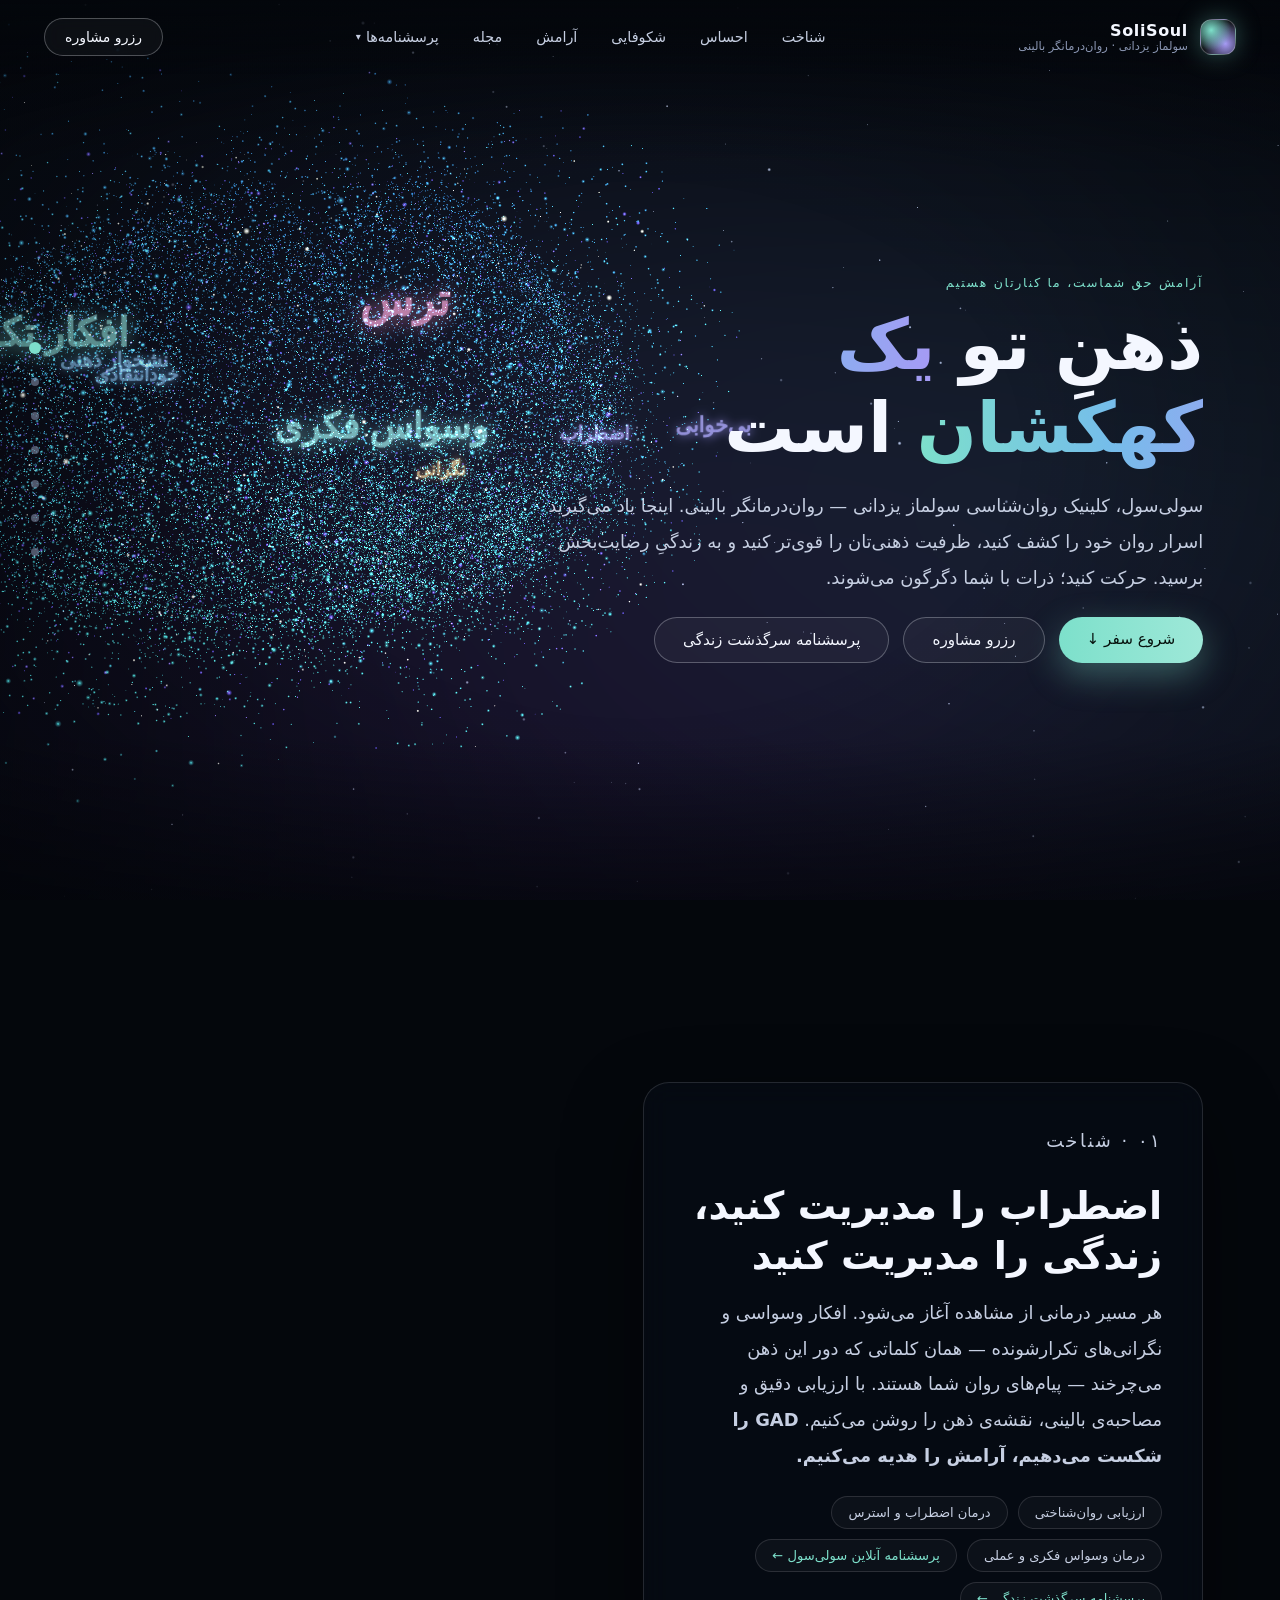
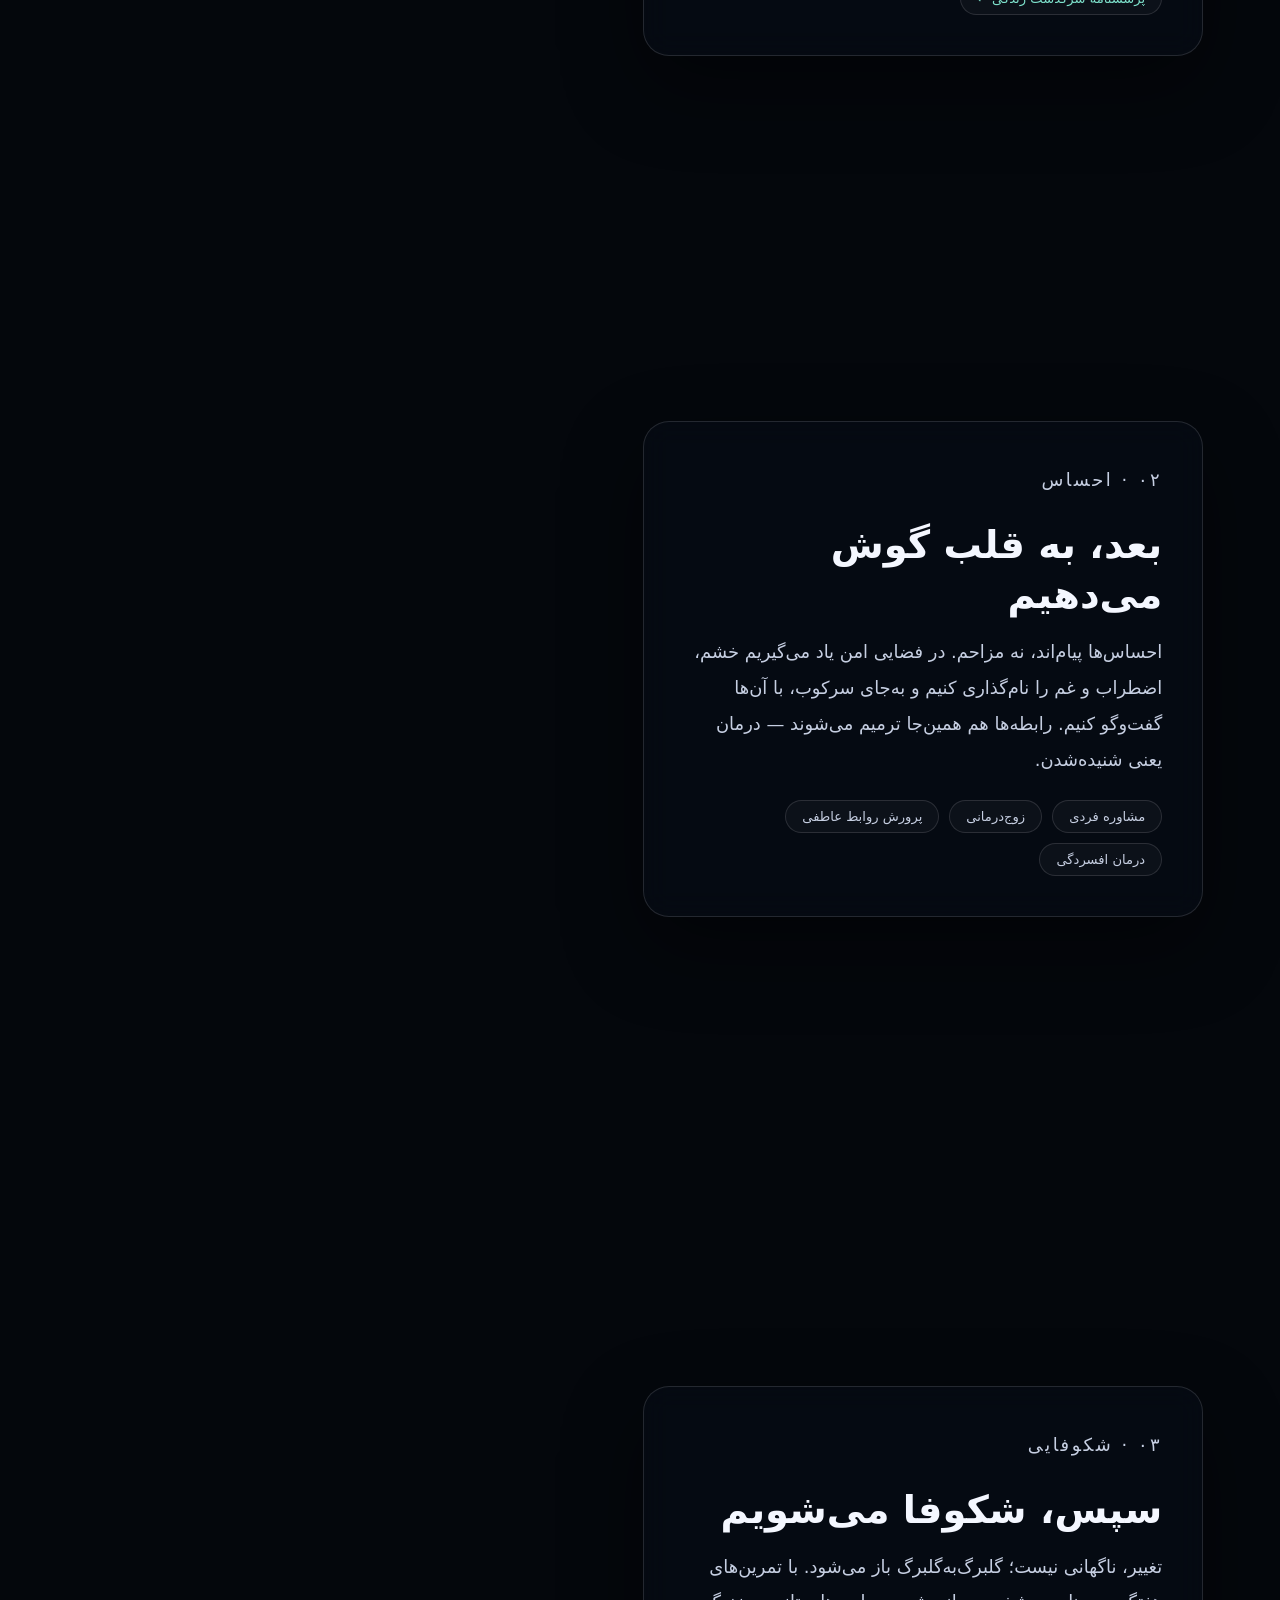
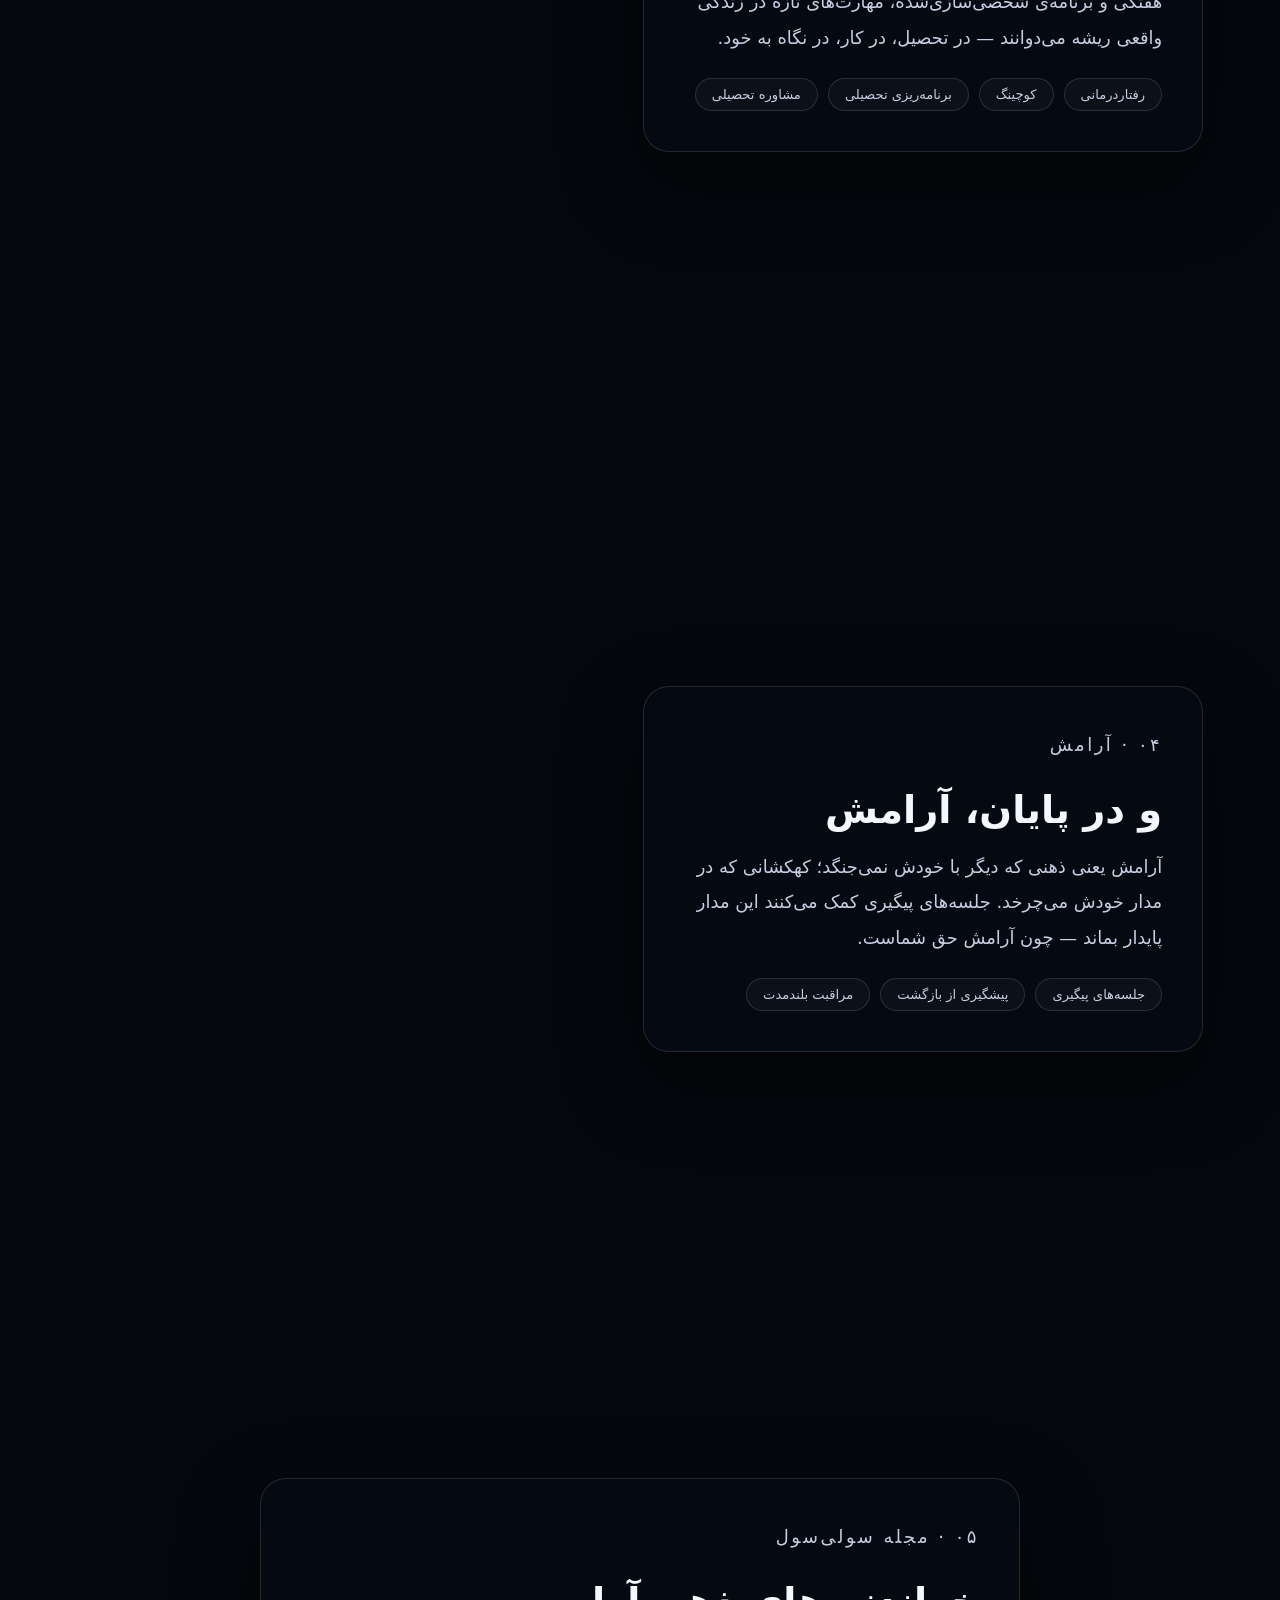
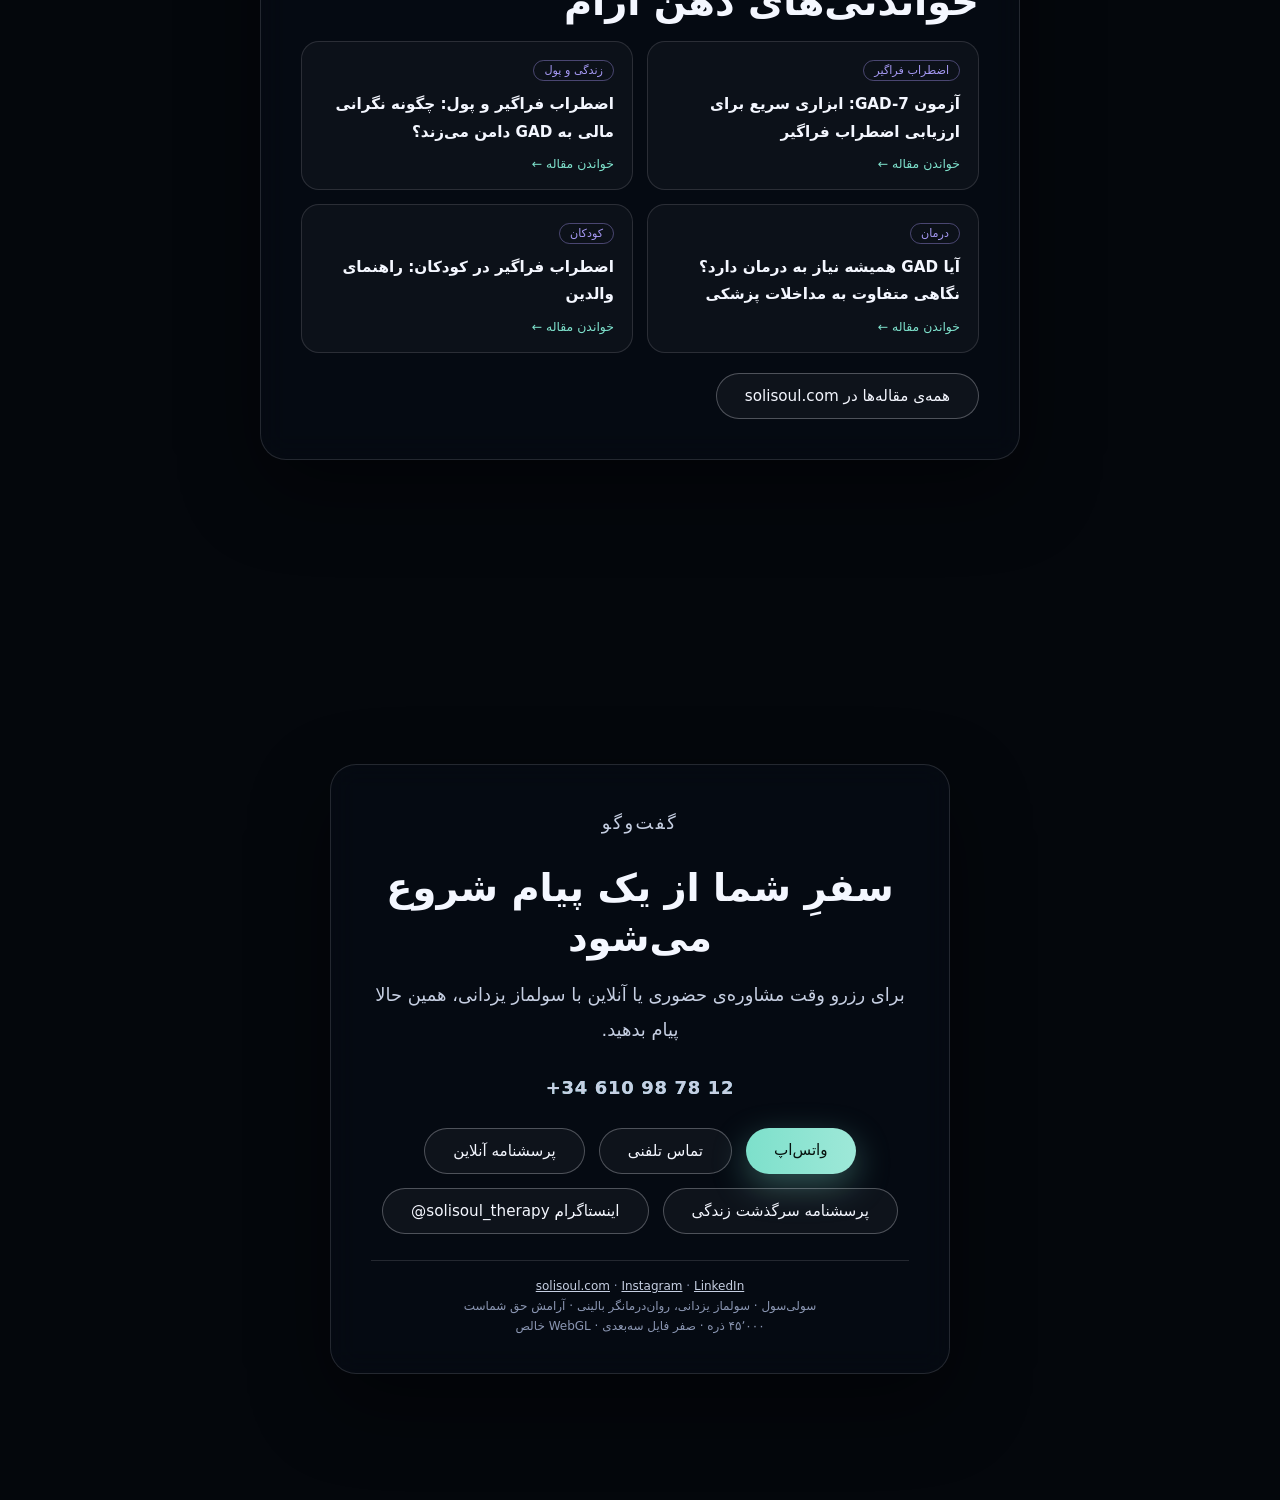
<file: index.html>
<!doctype html>
<html lang="fa" dir="rtl">
  <head>
    <meta charset="utf-8" />
    <meta name="viewport" content="width=device-width, initial-scale=1" />
    <meta name="theme-color" content="#04070c" />
    <title>سولی‌سول | سولماز یزدانی · روان‌درمانگر بالینی</title>
    <meta
      name="description"
      content="سولی‌سول — کلینیک روان‌شناسی سولماز یزدانی. درمان اضطراب فراگیر (GAD)، وسواس فکری و عملی، زوج‌درمانی و کوچینگ. آرامش حق شماست، ما کنارتان هستیم."
    />
    <link rel="stylesheet" href="./claude/styles.css?v=4" />
    <!-- bundle.min.js = script.js + three.js, built with:
         npx esbuild claude/script.js --bundle --minify --format=esm
           --alias:three=./vendor/three/three.module.js
           --outfile=claude/bundle.min.js
         (edit script.js, then rebuild) -->
    <link rel="modulepreload" href="./claude/bundle.min.js?v=5" />
  </head>
  <body>
    <a class="skip-link" href="#main-content">رفتن به محتوای اصلی</a>

    <div id="loader" class="loader" aria-hidden="true">
      <div class="loader-core">
        <span class="loader-ring"></span>
        <p class="loader-word">در حال بافتن ذرات ذهن…</p>
        <p class="loader-pct"><span id="loader-num">0</span>٪</p>
      </div>
    </div>

    <canvas id="scene" class="scene-canvas" aria-hidden="true"></canvas>
    <div class="vignette" aria-hidden="true"></div>

    <header class="site-header">
      <a class="brand" href="#top" aria-label="سولی‌سول">
        <span class="brand-mark" aria-hidden="true"></span>
        <span class="brand-copy">
          <strong>SoliSoul</strong>
          <small>سولماز یزدانی · روان‌درمانگر بالینی</small>
        </span>
      </a>
      <nav class="site-nav" aria-label="ناوبری">
        <a href="#mind">شناخت</a>
        <a href="#heart">احساس</a>
        <a href="#bloom">شکوفایی</a>
        <a href="#calm">آرامش</a>
        <a href="#blog">مجله</a>
        <div class="nav-dd">
          <button class="nav-dd-btn" type="button" aria-haspopup="true" aria-expanded="false">پرسشنامه‌ها <span aria-hidden="true">▾</span></button>
          <div class="nav-dd-menu">
            <a href="./claude/survey.html">پرسشنامه بالینی</a>
            <a href="./claude/survey-lifehistory.html">سرگذشت زندگی</a>
          </div>
        </div>
      </nav>
      <a class="header-action" href="#contact">رزرو مشاوره</a>
    </header>

    <nav class="shape-dots" aria-label="مراحل سفر">
      <a href="#top" data-dot="0" class="is-active" aria-label="آغاز"><i></i><em>آغاز</em></a>
      <a href="#mind" data-dot="1" aria-label="شناخت"><i></i><em>شناخت</em></a>
      <a href="#heart" data-dot="2" aria-label="احساس"><i></i><em>احساس</em></a>
      <a href="#bloom" data-dot="3" aria-label="شکوفایی"><i></i><em>شکوفایی</em></a>
      <a href="#calm" data-dot="4" aria-label="آرامش"><i></i><em>آرامش</em></a>
      <a href="#blog" data-dot="5" aria-label="مجله"><i></i><em>مجله</em></a>
      <a href="#contact" data-dot="6" aria-label="گفت‌وگو"><i></i><em>گفت‌وگو</em></a>
    </nav>

    <main id="main-content">
      <!-- ۰ · آغاز -->
      <section class="panel panel-hero" id="top" data-shape="brain" data-index="0">
        <div class="panel-inner">
          <p class="kicker">آرامش حق شماست، ما کنارتان هستیم</p>
          <h1>
            ذهنِ تو
            <span class="grad">یک کهکشان</span>
            است
          </h1>
          <p class="lede">
            سولی‌سول، کلینیک روان‌شناسی سولماز یزدانی — روان‌درمانگر بالینی. اینجا یاد می‌گیرید
            اسرار روان خود را کشف کنید، ظرفیت ذهنی‌تان را قوی‌تر کنید و به زندگیِ رضایت‌بخش
            برسید. حرکت کنید؛ ذرات با شما دگرگون می‌شوند.
          </p>
          <div class="hero-actions">
            <a class="btn btn-solid" href="#mind">شروع سفر ↓</a>
            <a class="btn btn-ghost" href="#contact">رزرو مشاوره</a>
            <a class="btn btn-ghost" href="./claude/survey-lifehistory.html">پرسشنامه سرگذشت زندگی</a>
          </div>
        </div>
      </section>

      <!-- ۱ · شناخت -->
      <section class="panel" id="mind" data-shape="brain" data-index="1">
        <div class="panel-inner card">
          <p class="kicker">۰۱ · شناخت</p>
          <h2>اضطراب را مدیریت کنید، زندگی را مدیریت کنید</h2>
          <p>
            هر مسیر درمانی از مشاهده آغاز می‌شود. افکار وسواسی و نگرانی‌های تکرارشونده — همان
            کلماتی که دور این ذهن می‌چرخند — پیام‌های روان شما هستند. با ارزیابی دقیق و مصاحبه‌ی
            بالینی، نقشه‌ی ذهن را روشن می‌کنیم. <strong>GAD را شکست می‌دهیم، آرامش را هدیه می‌کنیم.</strong>
          </p>
          <ul class="chips">
            <li>ارزیابی روان‌شناختی</li>
            <li>درمان اضطراب و استرس</li>
            <li>درمان وسواس فکری و عملی</li>
            <li><a href="./claude/survey.html">پرسشنامه آنلاین سولی‌سول ←</a></li>
            <li><a href="./claude/survey-lifehistory.html">پرسشنامه سرگذشت زندگی ←</a></li>
          </ul>
        </div>
      </section>

      <!-- ۲ · احساس -->
      <section class="panel" id="heart" data-shape="heart" data-index="2">
        <div class="panel-inner card">
          <p class="kicker">۰۲ · احساس</p>
          <h2>بعد، به قلب گوش می‌دهیم</h2>
          <p>
            احساس‌ها پیام‌اند، نه مزاحم. در فضایی امن یاد می‌گیریم خشم، اضطراب و غم را نام‌گذاری
            کنیم و به‌جای سرکوب، با آن‌ها گفت‌وگو کنیم. رابطه‌ها هم همین‌جا ترمیم می‌شوند —
            درمان یعنی شنیده‌شدن.
          </p>
          <ul class="chips">
            <li>مشاوره فردی</li>
            <li>زوج‌درمانی</li>
            <li>پرورش روابط عاطفی</li>
            <li>درمان افسردگی</li>
          </ul>
        </div>
      </section>

      <!-- ۳ · شکوفایی -->
      <section class="panel" id="bloom" data-shape="lotus" data-index="3">
        <div class="panel-inner card">
          <p class="kicker">۰۳ · شکوفایی</p>
          <h2>سپس، شکوفا می‌شویم</h2>
          <p>
            تغییر، ناگهانی نیست؛ گلبرگ‌به‌گلبرگ باز می‌شود. با تمرین‌های هفتگی و برنامه‌ی
            شخصی‌سازی‌شده، مهارت‌های تازه در زندگی واقعی ریشه می‌دوانند — در تحصیل، در کار،
            در نگاه به خود.
          </p>
          <ul class="chips">
            <li>رفتاردرمانی</li>
            <li>کوچینگ</li>
            <li>برنامه‌ریزی تحصیلی</li>
            <li>مشاوره تحصیلی</li>
          </ul>
        </div>
      </section>

      <!-- ۴ · آرامش -->
      <section class="panel" id="calm" data-shape="galaxy" data-index="4">
        <div class="panel-inner card">
          <p class="kicker">۰۴ · آرامش</p>
          <h2>و در پایان، آرامش</h2>
          <p>
            آرامش یعنی ذهنی که دیگر با خودش نمی‌جنگد؛ کهکشانی که در مدار خودش می‌چرخد.
            جلسه‌های پیگیری کمک می‌کنند این مدار پایدار بماند — چون آرامش حق شماست.
          </p>
          <ul class="chips">
            <li>جلسه‌های پیگیری</li>
            <li>پیشگیری از بازگشت</li>
            <li>مراقبت بلندمدت</li>
          </ul>
        </div>
      </section>

      <!-- ۵ · مجله -->
      <section class="panel panel-blog" id="blog" data-shape="galaxy" data-index="5">
        <div class="panel-inner card card-blog">
          <p class="kicker">۰۵ · مجله سولی‌سول</p>
          <h2>خواندنی‌های ذهن آرام</h2>
          <div class="blog-grid">
            <a
              class="blog-card"
              target="_blank"
              rel="noopener"
              href="https://solisoul.com/2024/12/%d8%a2%d8%b2%d9%85%d9%88%d9%86-gad-7-%d8%a7%d8%a8%d8%b2%d8%a7%d8%b1%db%8c-%d8%b3%d8%b1%db%8c%d8%b9-%d8%a8%d8%b1%d8%a7%db%8c-%d8%a7%d8%b1%d8%b2%db%8c%d8%a7%d8%a8%db%8c-%d8%a7%d8%b6%d8%b7%d8%b1%d8%a7/"
            >
              <span class="blog-tag">اضطراب فراگیر</span>
              <h3>آزمون GAD-7: ابزاری سریع برای ارزیابی اضطراب فراگیر</h3>
              <span class="blog-more">خواندن مقاله ←</span>
            </a>
            <a
              class="blog-card"
              target="_blank"
              rel="noopener"
              href="https://solisoul.com/2024/12/%d8%a7%d8%b6%d8%b7%d8%b1%d8%a7%d8%a8-%d9%81%d8%b1%d8%a7%da%af%db%8c%d8%b1-%d9%88-%d9%be%d9%88%d9%84-%da%86%da%af%d9%88%d9%86%d9%87-%d9%86%da%af%d8%b1%d8%a7%d9%86%db%8c-%d9%85%d8%a7%d9%84%db%8c-%d8%a8/"
            >
              <span class="blog-tag">زندگی و پول</span>
              <h3>اضطراب فراگیر و پول: چگونه نگرانی مالی به GAD دامن می‌زند؟</h3>
              <span class="blog-more">خواندن مقاله ←</span>
            </a>
            <a
              class="blog-card"
              target="_blank"
              rel="noopener"
              href="https://solisoul.com/2024/12/%d8%a2%db%8c%d8%a7-gad-%d9%87%d9%85%db%8c%d8%b4%d9%87-%d9%86%db%8c%d8%a7%d8%b2-%d8%a8%d9%87-%d8%af%d8%b1%d9%85%d8%a7%d9%86-%d8%af%d8%a7%d8%b1%d8%af%d8%9f-%d9%86%da%af%d8%a7%d9%87-%d9%85%d8%aa%d9%81/"
            >
              <span class="blog-tag">درمان</span>
              <h3>آیا GAD همیشه نیاز به درمان دارد؟ نگاهی متفاوت به مداخلات پزشکی</h3>
              <span class="blog-more">خواندن مقاله ←</span>
            </a>
            <a
              class="blog-card"
              target="_blank"
              rel="noopener"
              href="https://solisoul.com/2024/12/%d8%a7%d8%b6%d8%b7%d8%b1%d8%a7%d8%a8-%d9%81%d8%b1%d8%a7%da%af%db%8c%d8%b1-%d8%af%d8%b1-%da%a9%d9%88%d8%af%da%a9%d8%a7%d9%86-%d8%b1%d8%a7%d9%87%d9%86%d9%85%d8%a7%db%8c-%d9%88%d8%a7%d9%84%d8%af%db%8c/"
            >
              <span class="blog-tag">کودکان</span>
              <h3>اضطراب فراگیر در کودکان: راهنمای والدین</h3>
              <span class="blog-more">خواندن مقاله ←</span>
            </a>
          </div>
          <a
            class="btn btn-ghost blog-all"
            href="https://solisoul.com/%d9%85%d8%ac%d9%84%d9%87-%d8%ae%d8%a8%d8%b1%db%8c/"
            target="_blank"
            rel="noopener"
            >همه‌ی مقاله‌ها در solisoul.com</a
          >
        </div>
      </section>

      <!-- ۶ · تماس -->
      <section class="panel panel-contact" id="contact" data-shape="galaxy" data-index="6">
        <div class="panel-inner card card-contact">
          <p class="kicker">گفت‌وگو</p>
          <h2>سفرِ شما از یک پیام شروع می‌شود</h2>
          <p>
            برای رزرو وقت مشاوره‌ی حضوری یا آنلاین با سولماز یزدانی، همین حالا پیام بدهید.
          </p>
          <p class="contact-phone" dir="ltr">+34 610 98 78 12</p>
          <div class="hero-actions">
            <a class="btn btn-solid" href="https://wa.me/34610987812" target="_blank" rel="noopener">واتس‌اپ</a>
            <a class="btn btn-ghost" href="tel:+34610987812">تماس تلفنی</a>
            <a class="btn btn-ghost" href="./claude/survey.html">پرسشنامه آنلاین</a>
            <a class="btn btn-ghost" href="./claude/survey-lifehistory.html">پرسشنامه سرگذشت زندگی</a>
            <a class="btn btn-ghost" href="https://instagram.com/solisoul_therapy" target="_blank" rel="noopener">
              اینستاگرام <span dir="ltr">@solisoul_therapy</span>
            </a>
          </div>
          <footer class="foot">
            <span>
              <a href="https://solisoul.com" target="_blank" rel="noopener">solisoul.com</a>
              ·
              <a href="https://instagram.com/solisoul_therapy" target="_blank" rel="noopener">Instagram</a>
              ·
              <a href="https://www.linkedin.com/in/solmaz-yazdani-0b8315322" target="_blank" rel="noopener">LinkedIn</a>
            </span>
            <span>سولی‌سول · سولماز یزدانی، روان‌درمانگر بالینی · آرامش حق شماست</span>
            <span>۴۵٬۰۰۰ ذره · صفر فایل سه‌بعدی · WebGL خالص</span>
          </footer>
        </div>
      </section>
    </main>

    <div class="fallback" id="webgl-fallback" hidden>
      <p>مرورگر شما WebGL را پشتیبانی نمی‌کند؛ اما محتوای صفحه همچنان در دسترس است.</p>
    </div>

    <script type="module" src="./claude/bundle.min.js?v=5"></script>
  </body>
</html>
</file>
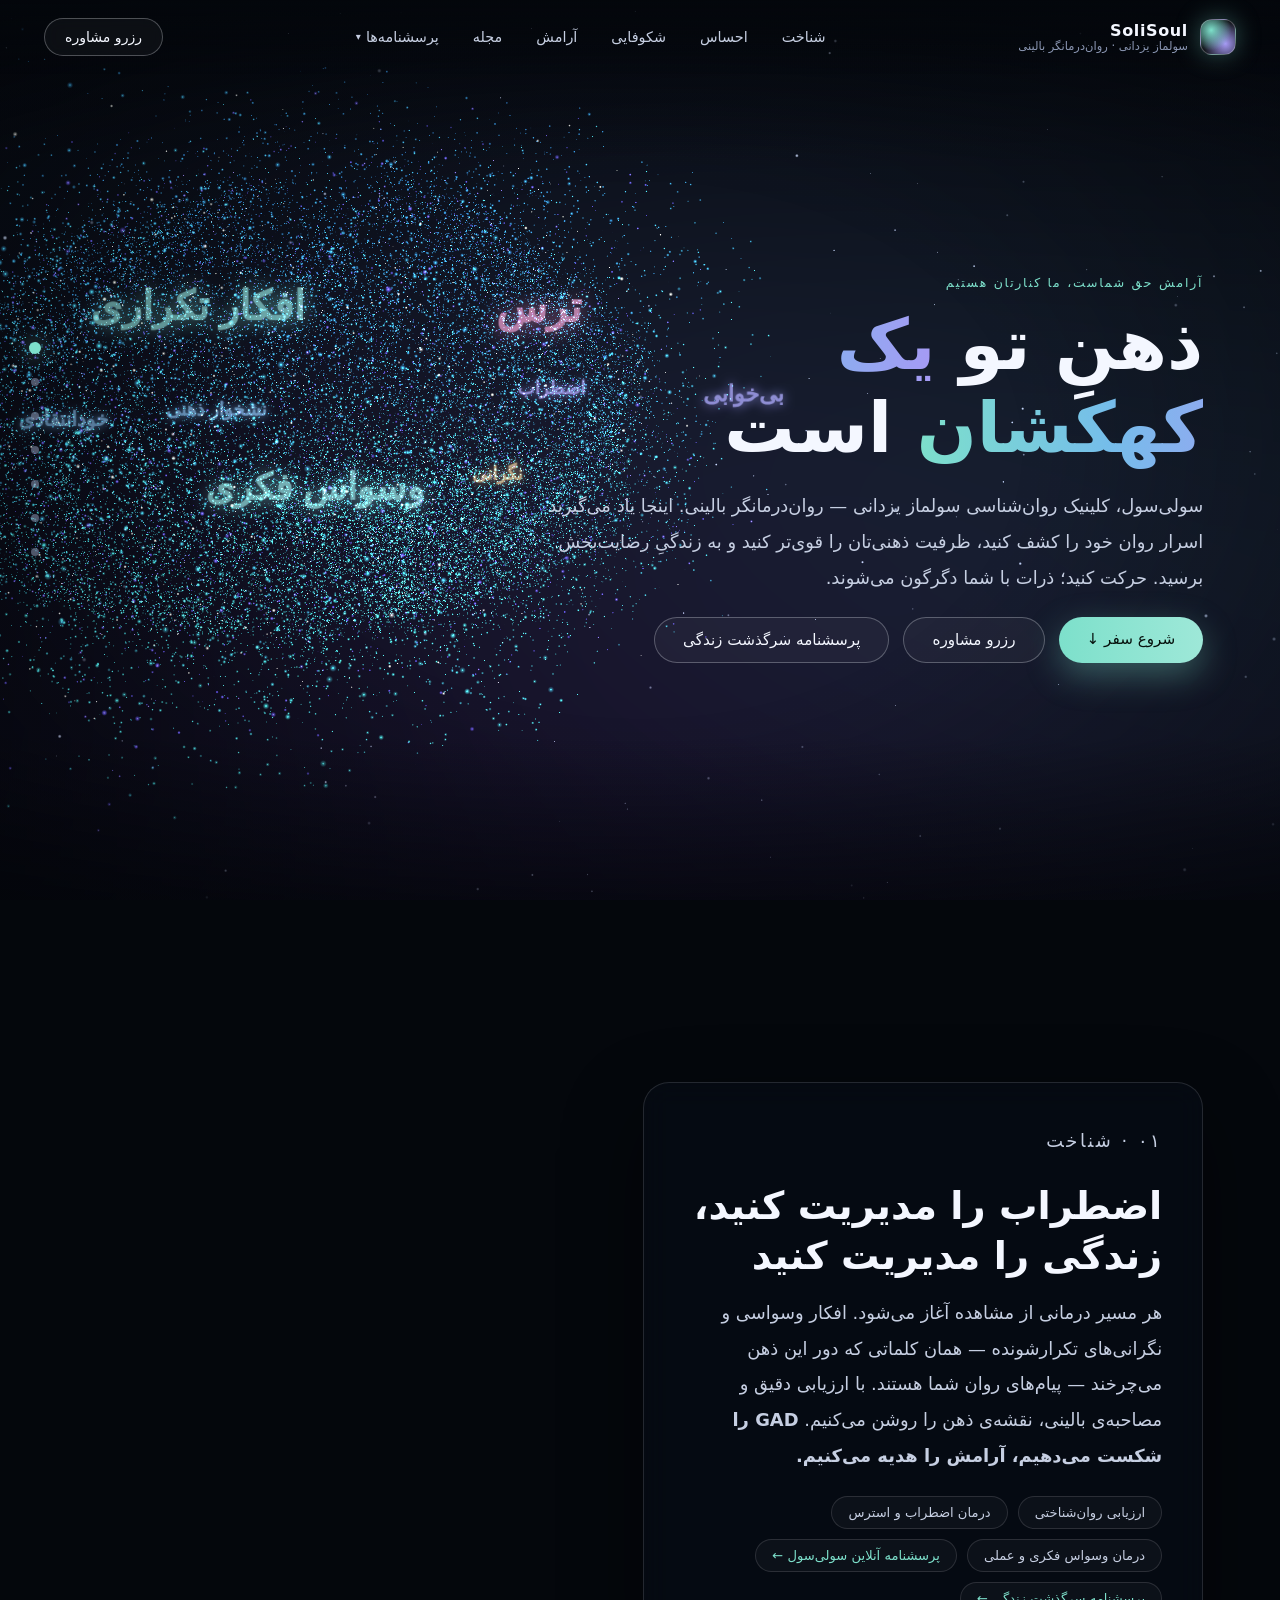
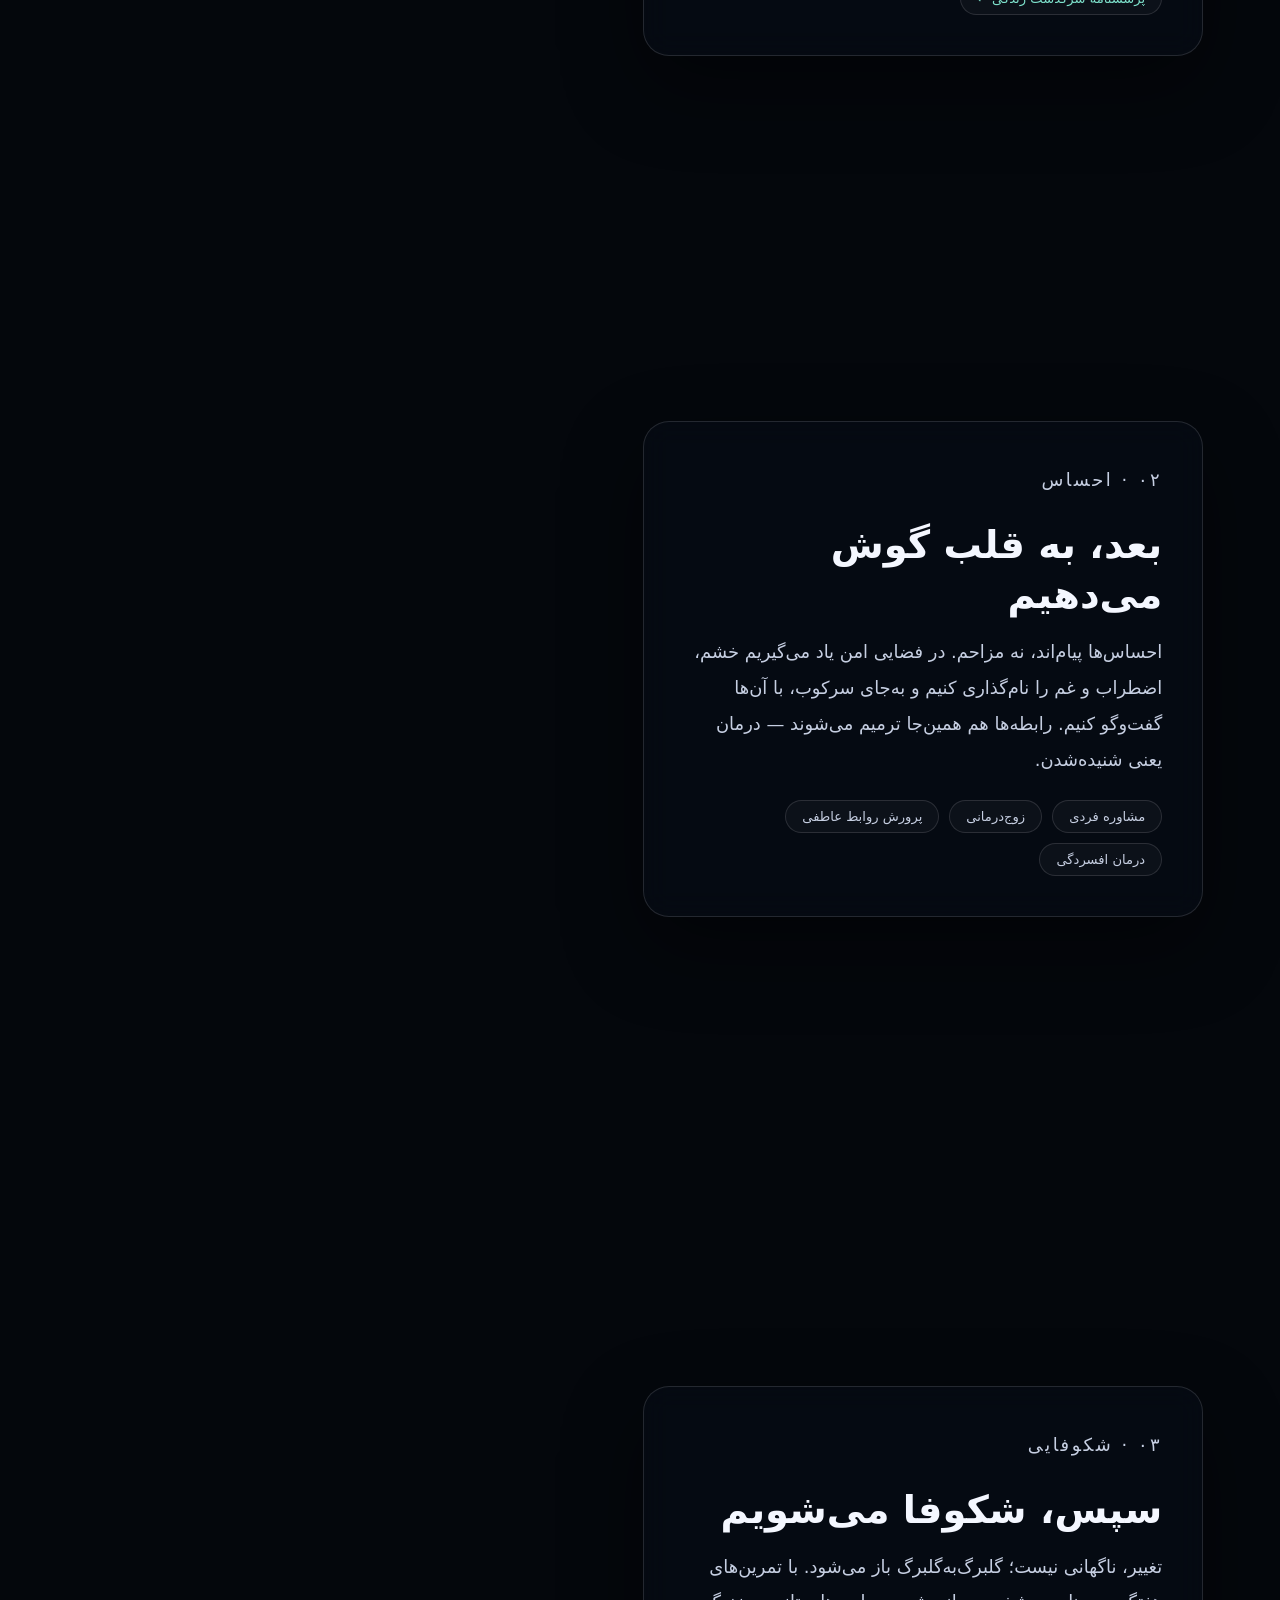
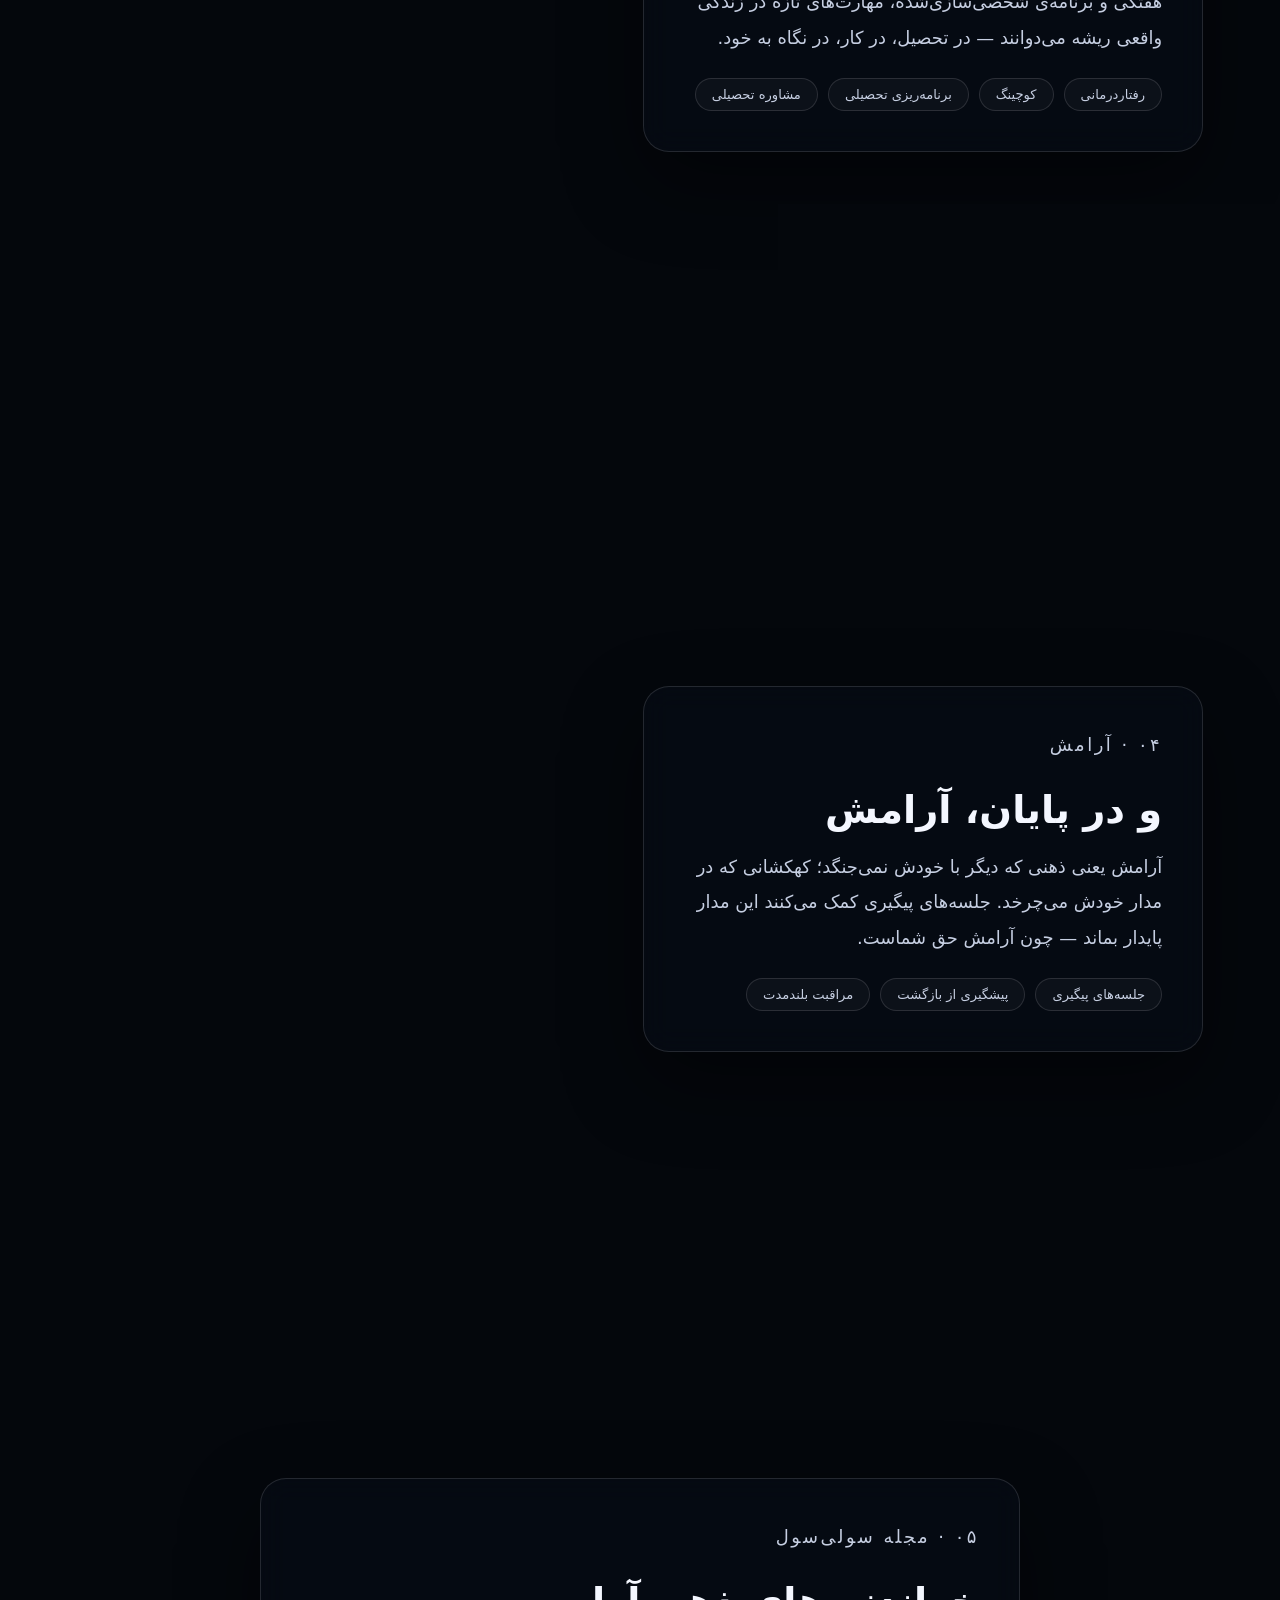
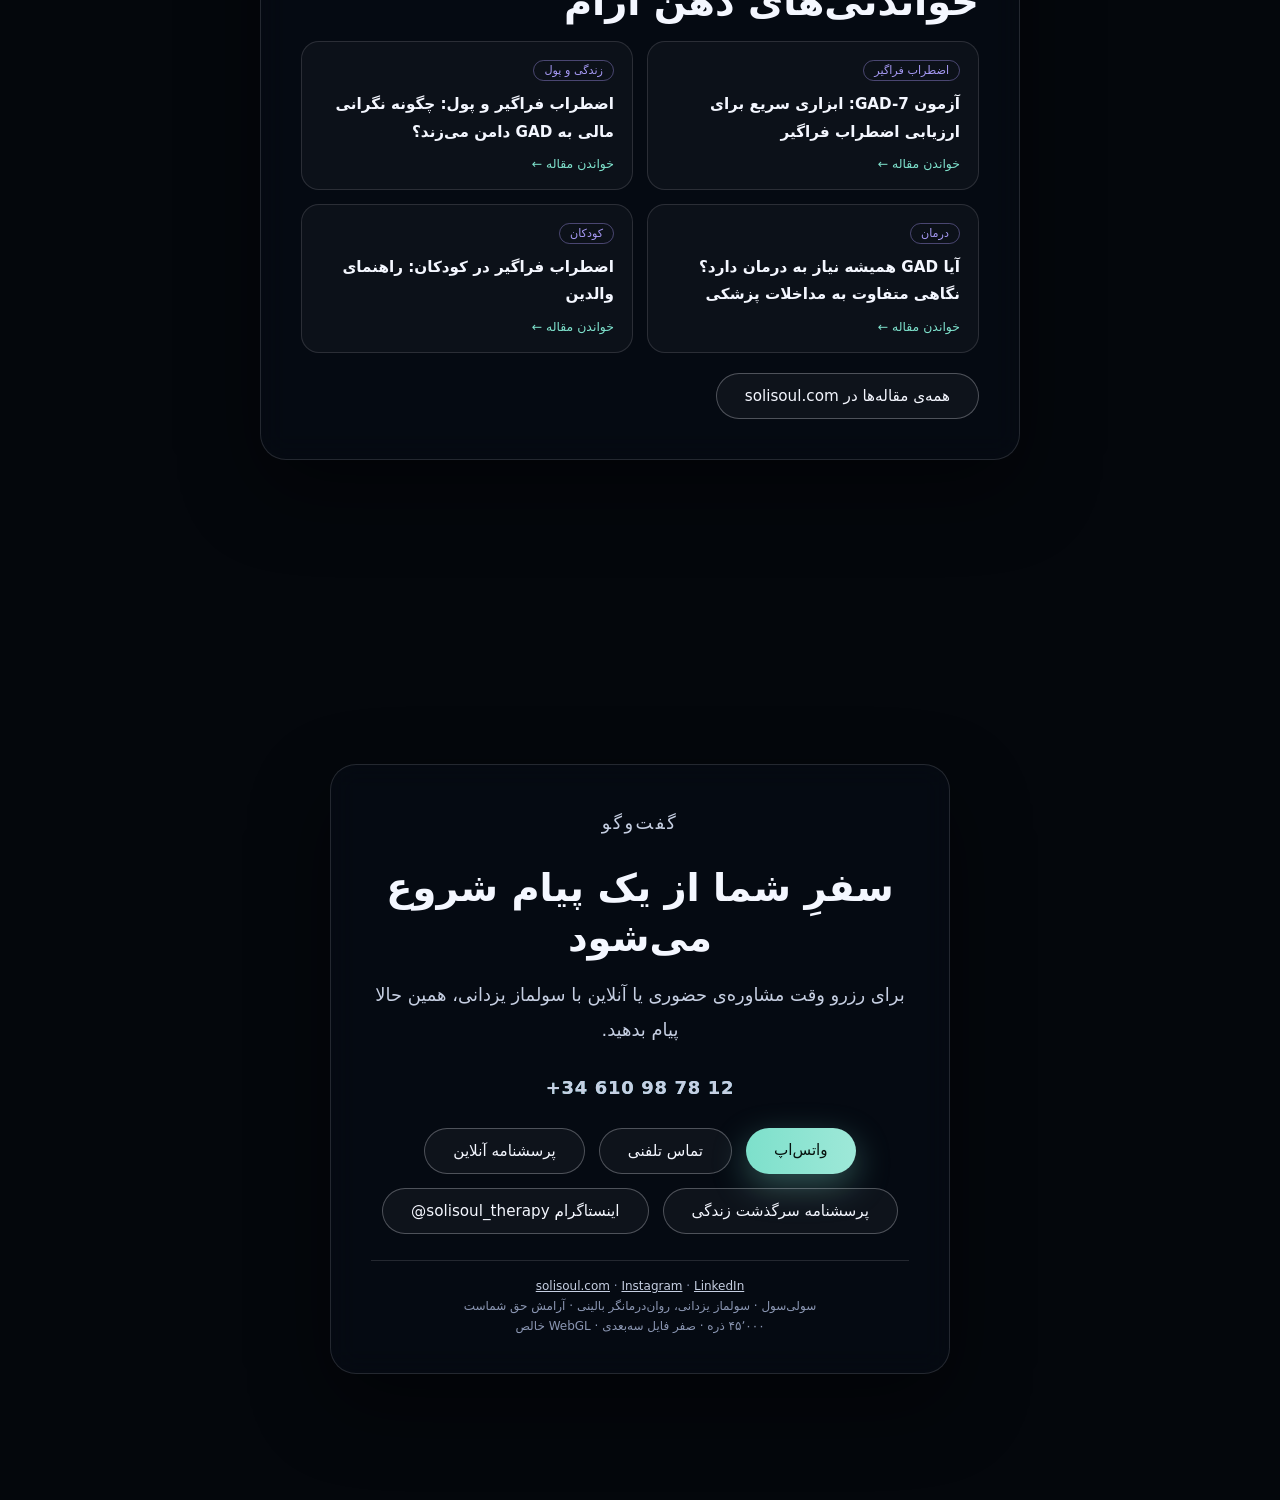
<file: claude/index.html>
<!doctype html>
<html lang="fa" dir="rtl">
  <head>
    <meta charset="utf-8" />
    <meta name="viewport" content="width=device-width, initial-scale=1" />
    <meta name="theme-color" content="#04070c" />
    <title>سولی‌سول | سولماز یزدانی · روان‌درمانگر بالینی</title>
    <meta
      name="description"
      content="سولی‌سول — کلینیک روان‌شناسی سولماز یزدانی. درمان اضطراب فراگیر (GAD)، وسواس فکری و عملی، زوج‌درمانی و کوچینگ. آرامش حق شماست، ما کنارتان هستیم."
    />
    <link rel="stylesheet" href="./styles.css?v=4" />
    <!-- bundle.min.js = script.js + three.js, built with:
         npx esbuild claude/script.js --bundle --minify --format=esm
           --alias:three=./vendor/three/three.module.js
           --outfile=claude/bundle.min.js
         (edit script.js, then rebuild) -->
    <link rel="modulepreload" href="./bundle.min.js?v=5" />
  </head>
  <body>
    <a class="skip-link" href="#main-content">رفتن به محتوای اصلی</a>

    <div id="loader" class="loader" aria-hidden="true">
      <div class="loader-core">
        <span class="loader-ring"></span>
        <p class="loader-word">در حال بافتن ذرات ذهن…</p>
        <p class="loader-pct"><span id="loader-num">0</span>٪</p>
      </div>
    </div>

    <canvas id="scene" class="scene-canvas" aria-hidden="true"></canvas>
    <div class="vignette" aria-hidden="true"></div>

    <header class="site-header">
      <a class="brand" href="#top" aria-label="سولی‌سول">
        <span class="brand-mark" aria-hidden="true"></span>
        <span class="brand-copy">
          <strong>SoliSoul</strong>
          <small>سولماز یزدانی · روان‌درمانگر بالینی</small>
        </span>
      </a>
      <nav class="site-nav" aria-label="ناوبری">
        <a href="#mind">شناخت</a>
        <a href="#heart">احساس</a>
        <a href="#bloom">شکوفایی</a>
        <a href="#calm">آرامش</a>
        <a href="#blog">مجله</a>
        <div class="nav-dd">
          <button class="nav-dd-btn" type="button" aria-haspopup="true" aria-expanded="false">پرسشنامه‌ها <span aria-hidden="true">▾</span></button>
          <div class="nav-dd-menu">
            <a href="./survey.html">پرسشنامه بالینی</a>
            <a href="./survey-lifehistory.html">سرگذشت زندگی</a>
          </div>
        </div>
      </nav>
      <a class="header-action" href="#contact">رزرو مشاوره</a>
    </header>

    <nav class="shape-dots" aria-label="مراحل سفر">
      <a href="#top" data-dot="0" class="is-active" aria-label="آغاز"><i></i><em>آغاز</em></a>
      <a href="#mind" data-dot="1" aria-label="شناخت"><i></i><em>شناخت</em></a>
      <a href="#heart" data-dot="2" aria-label="احساس"><i></i><em>احساس</em></a>
      <a href="#bloom" data-dot="3" aria-label="شکوفایی"><i></i><em>شکوفایی</em></a>
      <a href="#calm" data-dot="4" aria-label="آرامش"><i></i><em>آرامش</em></a>
      <a href="#blog" data-dot="5" aria-label="مجله"><i></i><em>مجله</em></a>
      <a href="#contact" data-dot="6" aria-label="گفت‌وگو"><i></i><em>گفت‌وگو</em></a>
    </nav>

    <main id="main-content">
      <!-- ۰ · آغاز -->
      <section class="panel panel-hero" id="top" data-shape="brain" data-index="0">
        <div class="panel-inner">
          <p class="kicker">آرامش حق شماست، ما کنارتان هستیم</p>
          <h1>
            ذهنِ تو
            <span class="grad">یک کهکشان</span>
            است
          </h1>
          <p class="lede">
            سولی‌سول، کلینیک روان‌شناسی سولماز یزدانی — روان‌درمانگر بالینی. اینجا یاد می‌گیرید
            اسرار روان خود را کشف کنید، ظرفیت ذهنی‌تان را قوی‌تر کنید و به زندگیِ رضایت‌بخش
            برسید. حرکت کنید؛ ذرات با شما دگرگون می‌شوند.
          </p>
          <div class="hero-actions">
            <a class="btn btn-solid" href="#mind">شروع سفر ↓</a>
            <a class="btn btn-ghost" href="#contact">رزرو مشاوره</a>
            <a class="btn btn-ghost" href="./survey-lifehistory.html">پرسشنامه سرگذشت زندگی</a>
          </div>
        </div>
      </section>

      <!-- ۱ · شناخت -->
      <section class="panel" id="mind" data-shape="brain" data-index="1">
        <div class="panel-inner card">
          <p class="kicker">۰۱ · شناخت</p>
          <h2>اضطراب را مدیریت کنید، زندگی را مدیریت کنید</h2>
          <p>
            هر مسیر درمانی از مشاهده آغاز می‌شود. افکار وسواسی و نگرانی‌های تکرارشونده — همان
            کلماتی که دور این ذهن می‌چرخند — پیام‌های روان شما هستند. با ارزیابی دقیق و مصاحبه‌ی
            بالینی، نقشه‌ی ذهن را روشن می‌کنیم. <strong>GAD را شکست می‌دهیم، آرامش را هدیه می‌کنیم.</strong>
          </p>
          <ul class="chips">
            <li>ارزیابی روان‌شناختی</li>
            <li>درمان اضطراب و استرس</li>
            <li>درمان وسواس فکری و عملی</li>
            <li><a href="./survey.html">پرسشنامه آنلاین سولی‌سول ←</a></li>
            <li><a href="./survey-lifehistory.html">پرسشنامه سرگذشت زندگی ←</a></li>
          </ul>
        </div>
      </section>

      <!-- ۲ · احساس -->
      <section class="panel" id="heart" data-shape="heart" data-index="2">
        <div class="panel-inner card">
          <p class="kicker">۰۲ · احساس</p>
          <h2>بعد، به قلب گوش می‌دهیم</h2>
          <p>
            احساس‌ها پیام‌اند، نه مزاحم. در فضایی امن یاد می‌گیریم خشم، اضطراب و غم را نام‌گذاری
            کنیم و به‌جای سرکوب، با آن‌ها گفت‌وگو کنیم. رابطه‌ها هم همین‌جا ترمیم می‌شوند —
            درمان یعنی شنیده‌شدن.
          </p>
          <ul class="chips">
            <li>مشاوره فردی</li>
            <li>زوج‌درمانی</li>
            <li>پرورش روابط عاطفی</li>
            <li>درمان افسردگی</li>
          </ul>
        </div>
      </section>

      <!-- ۳ · شکوفایی -->
      <section class="panel" id="bloom" data-shape="lotus" data-index="3">
        <div class="panel-inner card">
          <p class="kicker">۰۳ · شکوفایی</p>
          <h2>سپس، شکوفا می‌شویم</h2>
          <p>
            تغییر، ناگهانی نیست؛ گلبرگ‌به‌گلبرگ باز می‌شود. با تمرین‌های هفتگی و برنامه‌ی
            شخصی‌سازی‌شده، مهارت‌های تازه در زندگی واقعی ریشه می‌دوانند — در تحصیل، در کار،
            در نگاه به خود.
          </p>
          <ul class="chips">
            <li>رفتاردرمانی</li>
            <li>کوچینگ</li>
            <li>برنامه‌ریزی تحصیلی</li>
            <li>مشاوره تحصیلی</li>
          </ul>
        </div>
      </section>

      <!-- ۴ · آرامش -->
      <section class="panel" id="calm" data-shape="galaxy" data-index="4">
        <div class="panel-inner card">
          <p class="kicker">۰۴ · آرامش</p>
          <h2>و در پایان، آرامش</h2>
          <p>
            آرامش یعنی ذهنی که دیگر با خودش نمی‌جنگد؛ کهکشانی که در مدار خودش می‌چرخد.
            جلسه‌های پیگیری کمک می‌کنند این مدار پایدار بماند — چون آرامش حق شماست.
          </p>
          <ul class="chips">
            <li>جلسه‌های پیگیری</li>
            <li>پیشگیری از بازگشت</li>
            <li>مراقبت بلندمدت</li>
          </ul>
        </div>
      </section>

      <!-- ۵ · مجله -->
      <section class="panel panel-blog" id="blog" data-shape="galaxy" data-index="5">
        <div class="panel-inner card card-blog">
          <p class="kicker">۰۵ · مجله سولی‌سول</p>
          <h2>خواندنی‌های ذهن آرام</h2>
          <div class="blog-grid">
            <a
              class="blog-card"
              target="_blank"
              rel="noopener"
              href="https://solisoul.com/2024/12/%d8%a2%d8%b2%d9%85%d9%88%d9%86-gad-7-%d8%a7%d8%a8%d8%b2%d8%a7%d8%b1%db%8c-%d8%b3%d8%b1%db%8c%d8%b9-%d8%a8%d8%b1%d8%a7%db%8c-%d8%a7%d8%b1%d8%b2%db%8c%d8%a7%d8%a8%db%8c-%d8%a7%d8%b6%d8%b7%d8%b1%d8%a7/"
            >
              <span class="blog-tag">اضطراب فراگیر</span>
              <h3>آزمون GAD-7: ابزاری سریع برای ارزیابی اضطراب فراگیر</h3>
              <span class="blog-more">خواندن مقاله ←</span>
            </a>
            <a
              class="blog-card"
              target="_blank"
              rel="noopener"
              href="https://solisoul.com/2024/12/%d8%a7%d8%b6%d8%b7%d8%b1%d8%a7%d8%a8-%d9%81%d8%b1%d8%a7%da%af%db%8c%d8%b1-%d9%88-%d9%be%d9%88%d9%84-%da%86%da%af%d9%88%d9%86%d9%87-%d9%86%da%af%d8%b1%d8%a7%d9%86%db%8c-%d9%85%d8%a7%d9%84%db%8c-%d8%a8/"
            >
              <span class="blog-tag">زندگی و پول</span>
              <h3>اضطراب فراگیر و پول: چگونه نگرانی مالی به GAD دامن می‌زند؟</h3>
              <span class="blog-more">خواندن مقاله ←</span>
            </a>
            <a
              class="blog-card"
              target="_blank"
              rel="noopener"
              href="https://solisoul.com/2024/12/%d8%a2%db%8c%d8%a7-gad-%d9%87%d9%85%db%8c%d8%b4%d9%87-%d9%86%db%8c%d8%a7%d8%b2-%d8%a8%d9%87-%d8%af%d8%b1%d9%85%d8%a7%d9%86-%d8%af%d8%a7%d8%b1%d8%af%d8%9f-%d9%86%da%af%d8%a7%d9%87-%d9%85%d8%aa%d9%81/"
            >
              <span class="blog-tag">درمان</span>
              <h3>آیا GAD همیشه نیاز به درمان دارد؟ نگاهی متفاوت به مداخلات پزشکی</h3>
              <span class="blog-more">خواندن مقاله ←</span>
            </a>
            <a
              class="blog-card"
              target="_blank"
              rel="noopener"
              href="https://solisoul.com/2024/12/%d8%a7%d8%b6%d8%b7%d8%b1%d8%a7%d8%a8-%d9%81%d8%b1%d8%a7%da%af%db%8c%d8%b1-%d8%af%d8%b1-%da%a9%d9%88%d8%af%da%a9%d8%a7%d9%86-%d8%b1%d8%a7%d9%87%d9%86%d9%85%d8%a7%db%8c-%d9%88%d8%a7%d9%84%d8%af%db%8c/"
            >
              <span class="blog-tag">کودکان</span>
              <h3>اضطراب فراگیر در کودکان: راهنمای والدین</h3>
              <span class="blog-more">خواندن مقاله ←</span>
            </a>
          </div>
          <a
            class="btn btn-ghost blog-all"
            href="https://solisoul.com/%d9%85%d8%ac%d9%84%d9%87-%d8%ae%d8%a8%d8%b1%db%8c/"
            target="_blank"
            rel="noopener"
            >همه‌ی مقاله‌ها در solisoul.com</a
          >
        </div>
      </section>

      <!-- ۶ · تماس -->
      <section class="panel panel-contact" id="contact" data-shape="galaxy" data-index="6">
        <div class="panel-inner card card-contact">
          <p class="kicker">گفت‌وگو</p>
          <h2>سفرِ شما از یک پیام شروع می‌شود</h2>
          <p>
            برای رزرو وقت مشاوره‌ی حضوری یا آنلاین با سولماز یزدانی، همین حالا پیام بدهید.
          </p>
          <p class="contact-phone" dir="ltr">+34 610 98 78 12</p>
          <div class="hero-actions">
            <a class="btn btn-solid" href="https://wa.me/34610987812" target="_blank" rel="noopener">واتس‌اپ</a>
            <a class="btn btn-ghost" href="tel:+34610987812">تماس تلفنی</a>
            <a class="btn btn-ghost" href="./survey.html">پرسشنامه آنلاین</a>
            <a class="btn btn-ghost" href="./survey-lifehistory.html">پرسشنامه سرگذشت زندگی</a>
            <a class="btn btn-ghost" href="https://instagram.com/solisoul_therapy" target="_blank" rel="noopener">
              اینستاگرام <span dir="ltr">@solisoul_therapy</span>
            </a>
          </div>
          <footer class="foot">
            <span>
              <a href="https://solisoul.com" target="_blank" rel="noopener">solisoul.com</a>
              ·
              <a href="https://instagram.com/solisoul_therapy" target="_blank" rel="noopener">Instagram</a>
              ·
              <a href="https://www.linkedin.com/in/solmaz-yazdani-0b8315322" target="_blank" rel="noopener">LinkedIn</a>
            </span>
            <span>سولی‌سول · سولماز یزدانی، روان‌درمانگر بالینی · آرامش حق شماست</span>
            <span>۴۵٬۰۰۰ ذره · صفر فایل سه‌بعدی · WebGL خالص</span>
          </footer>
        </div>
      </section>
    </main>

    <div class="fallback" id="webgl-fallback" hidden>
      <p>مرورگر شما WebGL را پشتیبانی نمی‌کند؛ اما محتوای صفحه همچنان در دسترس است.</p>
    </div>

    <script type="module" src="./bundle.min.js?v=5"></script>
  </body>
</html>
</file>
<file: claude/styles.css>
:root {
  --ink: #f4f7ff;
  --soft: #c6cfe2;
  --muted: #8b97b3;
  --deep: #04070c;
  --panel: rgba(9, 14, 24, 0.55);
  --panel-strong: rgba(10, 16, 28, 0.82);
  --mint: #7de0cb;
  --violet: #a69af5;
  --gold: #f7ca6b;
  --rose: #ef86b0;
  --blue: #75bdea;
  --line: rgba(244, 247, 255, 0.13);
  --line-strong: rgba(244, 247, 255, 0.28);
  --radius: 26px;
  --header-h: 74px;
}

* {
  box-sizing: border-box;
}

html {
  scroll-behavior: smooth;
}

body {
  margin: 0;
  min-height: 100vh;
  color: var(--ink);
  background: var(--deep);
  font-family:
    Tahoma, "Segoe UI", ui-sans-serif, system-ui, -apple-system, BlinkMacSystemFont,
    sans-serif;
  direction: rtl;
  overflow-x: hidden;
}

::selection {
  color: #060a12;
  background: var(--mint);
}

/* ---------- canvas & overlays ---------- */

.scene-canvas {
  position: fixed;
  inset: 0;
  width: 100%;
  height: 100%;
  z-index: 0;
  display: block;
}

.vignette {
  position: fixed;
  inset: 0;
  z-index: 1;
  pointer-events: none;
  background:
    radial-gradient(ellipse at center, transparent 42%, rgba(2, 4, 8, 0.55) 100%),
    linear-gradient(180deg, rgba(2, 4, 8, 0.5), transparent 18%, transparent 82%, rgba(2, 4, 8, 0.6));
}

/* ---------- loader ---------- */

.loader {
  position: fixed;
  inset: 0;
  z-index: 50;
  display: grid;
  place-items: center;
  background: var(--deep);
  transition: opacity 0.7s ease, visibility 0.7s ease;
}

.loader.is-done {
  opacity: 0;
  visibility: hidden;
}

.loader-core {
  text-align: center;
  display: grid;
  gap: 14px;
  justify-items: center;
}

.loader-ring {
  width: 64px;
  height: 64px;
  border-radius: 50%;
  border: 2px solid var(--line);
  border-top-color: var(--mint);
  border-inline-start-color: var(--violet);
  animation: spin 1.1s linear infinite;
}

@keyframes spin {
  to {
    transform: rotate(360deg);
  }
}

.loader-word {
  margin: 0;
  color: var(--soft);
  font-size: 0.95rem;
  letter-spacing: 0.02em;
}

.loader-pct {
  margin: 0;
  font-size: 1.6rem;
  font-weight: 700;
  background: linear-gradient(90deg, var(--mint), var(--violet));
  -webkit-background-clip: text;
  background-clip: text;
  color: transparent;
}

/* ---------- header ---------- */

.skip-link {
  position: fixed;
  top: -60px;
  inset-inline-start: 16px;
  z-index: 60;
  padding: 10px 18px;
  border-radius: 12px;
  background: var(--mint);
  color: #06110d;
  text-decoration: none;
  transition: top 0.2s ease;
}

.skip-link:focus {
  top: 12px;
}

.site-header {
  position: fixed;
  top: 0;
  inset-inline: 0;
  z-index: 20;
  height: var(--header-h);
  display: flex;
  align-items: center;
  justify-content: space-between;
  gap: 18px;
  padding: 0 clamp(16px, 4vw, 44px);
  background: linear-gradient(180deg, rgba(4, 7, 12, 0.85), rgba(4, 7, 12, 0));
}

.brand {
  display: flex;
  align-items: center;
  gap: 12px;
  text-decoration: none;
  color: var(--ink);
}

.brand-mark {
  width: 36px;
  height: 36px;
  border-radius: 12px;
  background:
    radial-gradient(circle at 30% 30%, var(--mint), transparent 60%),
    radial-gradient(circle at 72% 70%, var(--violet), transparent 65%),
    rgba(255, 255, 255, 0.06);
  border: 1px solid var(--line-strong);
  box-shadow: 0 0 24px rgba(125, 224, 203, 0.35);
}

.brand-copy {
  display: grid;
  line-height: 1.2;
}

.brand-copy strong {
  font-size: 1rem;
  letter-spacing: 0.04em;
}

.brand-copy small {
  color: var(--muted);
  font-size: 0.72rem;
}

.site-nav {
  display: flex;
  gap: clamp(10px, 2.4vw, 26px);
}

.site-nav a {
  color: var(--soft);
  text-decoration: none;
  font-size: 0.9rem;
  padding: 8px 4px;
  border-bottom: 1px solid transparent;
  transition: color 0.2s ease, border-color 0.2s ease;
}

.site-nav a:hover {
  color: var(--ink);
  border-color: var(--mint);
}

.header-action {
  padding: 10px 20px;
  border-radius: 999px;
  border: 1px solid var(--line-strong);
  color: var(--ink);
  text-decoration: none;
  font-size: 0.88rem;
  background: rgba(255, 255, 255, 0.04);
  backdrop-filter: blur(8px);
  transition: background 0.2s ease, border-color 0.2s ease, transform 0.2s ease;
}

.header-action:hover {
  background: rgba(125, 224, 203, 0.14);
  border-color: var(--mint);
  transform: translateY(-1px);
}

/* ---------- side dots ---------- */

.shape-dots {
  position: fixed;
  z-index: 20;
  inset-inline-end: clamp(10px, 2vw, 26px);
  top: 50%;
  transform: translateY(-50%);
  display: grid;
  gap: 16px;
}

.shape-dots a {
  position: relative;
  display: grid;
  place-items: center;
  width: 18px;
  height: 18px;
  text-decoration: none;
}

.shape-dots i {
  width: 8px;
  height: 8px;
  border-radius: 50%;
  background: var(--muted);
  opacity: 0.55;
  transition: all 0.3s ease;
}

.shape-dots em {
  position: absolute;
  inset-inline-end: 26px;
  top: 50%;
  transform: translateY(-50%);
  font-style: normal;
  font-size: 0.72rem;
  color: var(--soft);
  background: var(--panel-strong);
  border: 1px solid var(--line);
  padding: 4px 10px;
  border-radius: 999px;
  opacity: 0;
  pointer-events: none;
  white-space: nowrap;
  transition: opacity 0.2s ease;
}

.shape-dots a:hover em {
  opacity: 1;
}

.shape-dots a.is-active i {
  opacity: 1;
  background: var(--mint);
  box-shadow: 0 0 14px rgba(125, 224, 203, 0.8);
  transform: scale(1.5);
}

/* ---------- panels ---------- */

main {
  position: relative;
  z-index: 10;
}

.panel {
  min-height: 100vh;
  display: flex;
  align-items: center;
  padding: calc(var(--header-h) + 24px) clamp(18px, 6vw, 80px) 60px;
}

.panel-inner {
  max-width: 560px;
}

.panel-hero .panel-inner {
  max-width: 660px;
}

.kicker {
  margin: 0 0 14px;
  font-size: 0.78rem;
  letter-spacing: 0.14em;
  color: var(--mint);
}

h1 {
  margin: 0 0 18px;
  font-size: clamp(2.4rem, 6.4vw, 4.4rem);
  line-height: 1.18;
  font-weight: 800;
}

h2 {
  margin: 0 0 14px;
  font-size: clamp(1.6rem, 3.6vw, 2.4rem);
  line-height: 1.3;
}

.grad {
  background: linear-gradient(90deg, var(--mint), var(--blue), var(--violet));
  -webkit-background-clip: text;
  background-clip: text;
  color: transparent;
}

.lede,
.card p {
  margin: 0 0 22px;
  color: var(--soft);
  font-size: clamp(0.98rem, 1.6vw, 1.12rem);
  line-height: 2;
}

.hint {
  margin-top: 34px;
  color: var(--muted);
  font-size: 0.8rem;
}

.card {
  background: var(--panel);
  border: 1px solid var(--line);
  border-radius: var(--radius);
  padding: clamp(24px, 4vw, 40px);
  backdrop-filter: blur(14px);
  box-shadow: 0 30px 80px rgba(0, 0, 0, 0.45);
}

.chips {
  list-style: none;
  display: flex;
  flex-wrap: wrap;
  gap: 10px;
  margin: 0;
  padding: 0;
}

.chips li {
  padding: 8px 16px;
  border-radius: 999px;
  border: 1px solid var(--line);
  color: var(--soft);
  font-size: 0.82rem;
  background: rgba(255, 255, 255, 0.03);
}

.hero-actions {
  display: flex;
  flex-wrap: wrap;
  gap: 14px;
}

.btn {
  padding: 13px 28px;
  border-radius: 999px;
  text-decoration: none;
  font-size: 0.95rem;
  transition: transform 0.2s ease, box-shadow 0.2s ease, background 0.2s ease;
}

.btn-solid {
  color: #07100d;
  color: #06110d;
  background: linear-gradient(90deg, var(--mint), #9ee8d8);
  box-shadow: 0 12px 34px rgba(125, 224, 203, 0.35);
}

.btn-solid:hover {
  transform: translateY(-2px);
  box-shadow: 0 18px 44px rgba(125, 224, 203, 0.5);
}

.btn-ghost {
  color: var(--ink);
  border: 1px solid var(--line-strong);
  background: rgba(255, 255, 255, 0.04);
}

.btn-ghost:hover {
  background: rgba(166, 154, 245, 0.14);
  border-color: var(--violet);
}

.chips a {
  color: var(--mint);
  text-decoration: none;
}

.chips a:hover {
  text-decoration: underline;
}

/* ---------- blog ---------- */

.panel-blog {
  justify-content: center;
}

.card-blog {
  max-width: 760px;
  width: 100%;
}

.blog-grid {
  display: grid;
  grid-template-columns: repeat(auto-fit, minmax(240px, 1fr));
  gap: 14px;
  margin-bottom: 20px;
}

.blog-card {
  display: grid;
  align-content: start;
  gap: 10px;
  padding: 18px;
  border-radius: 18px;
  border: 1px solid var(--line);
  background: rgba(255, 255, 255, 0.03);
  text-decoration: none;
  color: var(--ink);
  transition: transform 0.2s ease, border-color 0.2s ease, background 0.2s ease;
}

.blog-card:hover {
  transform: translateY(-3px);
  border-color: var(--mint);
  background: rgba(125, 224, 203, 0.07);
}

.blog-card h3 {
  margin: 0;
  font-size: 0.95rem;
  line-height: 1.8;
  font-weight: 600;
}

.blog-tag {
  justify-self: start;
  font-size: 0.7rem;
  padding: 3px 10px;
  border-radius: 999px;
  color: var(--violet);
  border: 1px solid rgba(166, 154, 245, 0.4);
}

.blog-more {
  font-size: 0.78rem;
  color: var(--mint);
}

.blog-all {
  justify-self: center;
  display: inline-block;
}

/* ---------- contact ---------- */

.contact-phone {
  font-size: clamp(1.4rem, 3.4vw, 2rem);
  font-weight: 800;
  letter-spacing: 0.04em;
  margin: 0 0 20px;
  background: linear-gradient(90deg, var(--mint), var(--blue));
  -webkit-background-clip: text;
  background-clip: text;
  color: transparent;
}

.foot a {
  color: var(--soft);
}

.panel-contact {
  justify-content: center;
}

.card-contact {
  text-align: center;
  max-width: 620px;
}

.card-contact .hero-actions {
  justify-content: center;
  margin-bottom: 26px;
}

.foot {
  display: grid;
  gap: 6px;
  padding-top: 18px;
  border-top: 1px solid var(--line);
  color: var(--muted);
  font-size: 0.75rem;
}

.fallback {
  position: fixed;
  bottom: 16px;
  inset-inline: 16px;
  z-index: 30;
  background: var(--panel-strong);
  border: 1px solid var(--line);
  border-radius: 14px;
  padding: 12px 18px;
  color: var(--soft);
  font-size: 0.85rem;
}

/* ---------- responsive / motion ---------- */

@media (max-width: 760px) {
  .site-nav {
    display: none;
  }

  .shape-dots {
    inset-inline-end: 8px;
    gap: 12px;
  }

  .panel {
    align-items: flex-end;
    padding-bottom: 80px;
  }

  .panel-inner {
    width: 100%;
  }
}

@media (prefers-reduced-motion: reduce) {
  html {
    scroll-behavior: auto;
  }

  .loader-ring {
    animation: none;
  }
}

/* ---------- nav dropdown (پرسشنامه‌ها) ---------- */
.nav-dd {
  position: relative;
  display: inline-flex;
}
.nav-dd-btn {
  font: inherit;
  font-size: 0.9rem;
  color: var(--soft);
  background: none;
  border: 0;
  border-bottom: 1px solid transparent;
  padding: 8px 4px;
  cursor: pointer;
  display: inline-flex;
  align-items: center;
  gap: 5px;
  transition: color 0.2s ease, border-color 0.2s ease;
}
.nav-dd-btn:hover {
  color: var(--ink);
  border-color: var(--mint);
}
.nav-dd-btn span {
  font-size: 0.7em;
  transition: transform 0.2s ease;
}
.nav-dd:hover .nav-dd-btn span,
.nav-dd:focus-within .nav-dd-btn span {
  transform: rotate(180deg);
}
.nav-dd-menu {
  position: absolute;
  inset-inline-end: 0;
  top: calc(100% + 8px);
  min-width: 200px;
  display: grid;
  gap: 2px;
  padding: 8px;
  background: var(--panel-strong);
  border: 1px solid var(--line);
  border-radius: 14px;
  box-shadow: 0 20px 50px rgba(0, 0, 0, 0.5);
  backdrop-filter: blur(12px);
  opacity: 0;
  visibility: hidden;
  transform: translateY(-6px);
  transition: opacity 0.18s ease, transform 0.18s ease, visibility 0.18s;
  z-index: 30;
}
.nav-dd:hover .nav-dd-menu,
.nav-dd:focus-within .nav-dd-menu {
  opacity: 1;
  visibility: visible;
  transform: translateY(0);
}
.nav-dd-menu a {
  color: var(--soft);
  text-decoration: none;
  font-size: 0.88rem;
  padding: 9px 12px;
  border-radius: 9px;
  white-space: nowrap;
  border-bottom: 0;
  transition: background 0.15s ease, color 0.15s ease;
}
.nav-dd-menu a:hover {
  background: rgba(255, 255, 255, 0.07);
  color: var(--ink);
  border-color: transparent;
}
</file>
